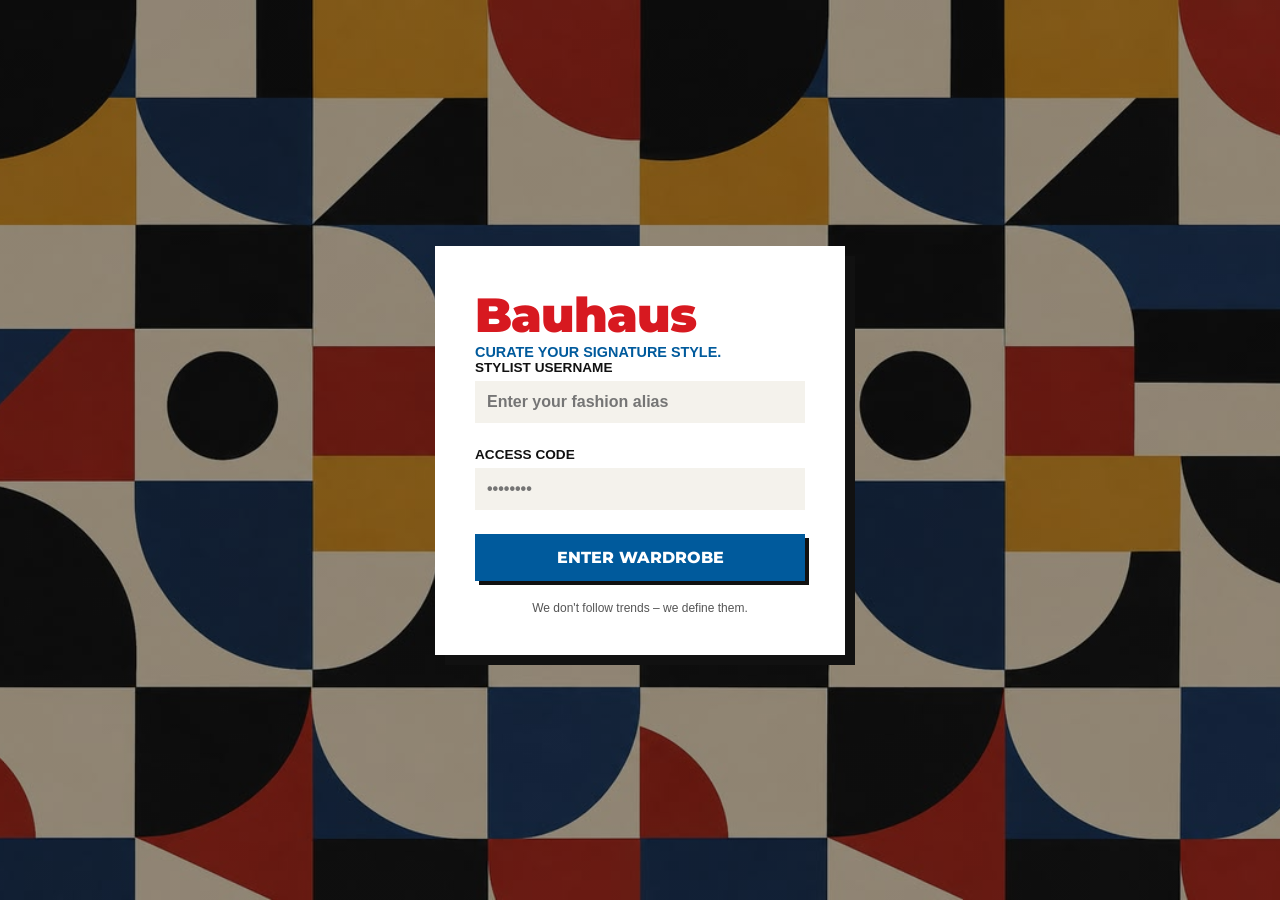
<file: Lumiere-E-Wardrobe/index.html>
<!DOCTYPE html>
<html lang="en">
<head>
    <meta charset="UTF-8">
    <meta name="viewport" content="width=device-width, initial-scale=1.0">
    <title>Bauhaus | Login</title>
    <link href="https://fonts.googleapis.com/css2?family=Montserrat:wght@400;700;900&display=swap" rel="stylesheet">
    <link rel="stylesheet" href="style.css">
</head>
<body class="login-body">
    <div class="auth-container">
        <div class="auth-card">
            <div class="brand-header">
                <h1>Bauhaus</h1>
                <p>Curate Your Signature Style.</p>
            </div>
            
            <form id="loginForm" novalidate>
                <div class="input-group">
                    <label for="username">Stylist Username</label>
                    <input type="text" id="username" placeholder="Enter your fashion alias" required>
                    <span class="error-msg" id="userError"></span>
                </div>
                
                <div class="input-group">
                    <label for="password">Access Code</label>
                    <input type="password" id="password" placeholder="••••••••" required>
                    <span class="error-msg" id="passError"></span>
                </div>

                <button type="submit" class="btn-primary">Enter Wardrobe</button>
                <p class="form-footer">We don't follow trends – we define them.</p>
            </form>
        </div>
    </div>

    <script src="auth.js"></script>
</body>
</html>
</file>
<file: Lumiere-E-Wardrobe/style.css>
/* --- BAUHAUS DESIGN & PALETTE --- */
:root {
    --bh-red: #D71920;
    --bh-blue: #005A9C;
    --bh-yellow: #FFD100;
    --bh-black: #111111;
    --bh-cream: #F4F2EC;
    --bh-white: #FFFFFF;
    --font-heading: 'Montserrat', sans-serif;
    --font-body: 'Segoe UI', Roboto, sans-serif;
}

* {
    box-sizing: border-box;
    margin: 0;
    padding: 0;
}

/* Login Page */
.login-body {
    font-family: var(--font-body);
    background-image: linear-gradient(rgba(0, 0, 0, 0.4), rgba(0, 0, 0, 0.4)), url('auth_bg.jpg');
    background-size: cover;
    background-position: center;
    background-repeat: no-repeat;
    background-attachment: fixed;
    display: flex;
    justify-content: center;
    align-items: center;
    min-height: 100vh;
}

body {
    font-family: var(--font-body);
    background-color: var(--bh-cream);
    color: var(--bh-black);
    display: flex;
    min-height: 100vh;
}

/* --- AUTH PAGE STYLING --- */
.auth-container {
    width: 100%;
    max-width: 450px;
    margin: auto;
    padding: 20px;
}

.auth-card {
    background: var(--bh-white);
    padding: 40px;
    border: none; 
    box-shadow: 10px 10px 0px var(--bh-black);
}

.brand-header h1 {
    font-family: var(--font-heading);
    font-size: 3rem;
    color: var(--bh-red);
    font-weight: 900;
    letter-spacing: -1px;
}

.brand-header p {
    font-size: 0.9rem;
    color: var(--bh-blue);
    font-weight: 700;
    text-transform: uppercase;
}

.input-group {
    margin-bottom: 20px;
    display: flex;
    flex-direction: column;
}

.input-group label {
    font-size: 0.85rem;
    font-weight: 800;
    margin-bottom: 6px;
    color: var(--bh-black);
    text-transform: uppercase;
}

.input-group input, .input-group select {
    padding: 12px;
    border: none; 
    background-color: var(--bh-cream);
    font-family: var(--font-body);
    font-size: 1rem;
    font-weight: 600;
}

.input-group input:focus, .input-group select:focus {
    outline: 3px solid var(--bh-blue);
    background-color: var(--bh-white);
}

.error-msg {
    color: var(--bh-red);
    font-size: 0.75rem;
    margin-top: 4px;
    font-weight: 700;
}

.btn-primary {
    width: 100%;
    padding: 14px;
    background-color: var(--bh-blue);
    color: var(--bh-white);
    border: none; 
    font-family: var(--font-heading);
    font-size: 1rem;
    font-weight: 800;
    cursor: pointer;
    text-transform: uppercase;
    box-shadow: 4px 4px 0px var(--bh-black);
    transition: transform 0.1s ease, box-shadow 0.1s ease;
}

.btn-primary:hover {
    background-color: var(--bh-red);
}

.btn-primary:active {
    transform: translate(2px, 2px);
    box-shadow: 2px 2px 0px var(--bh-black);
}

.form-footer {
    text-align: center;
    margin-top: 20px;
    font-size: 0.75rem;
    color: #555;
}

/* --- DASHBOARD & SPA LAYOUT --- */
.app-body {
    display: flex;
    justify-content: flex-start;
    align-items: flex-start;
    background-color: var(--bh-cream);
    min-height: 100vh;
    width: 100%;
}

.sidebar {
    width: 260px;
    height: 100vh;
    background-color: var(--bh-black);
    color: var(--bh-white);
    padding: 30px 20px;
    position: fixed;
    top: 0;
    left: 0;
    z-index: 1000;
}

.sidebar-brand h1 {
    color: var(--bh-yellow);
    font-size: 2.2rem;
}

.sidebar-brand p {
    color: var(--bh-cream);
}

.nav-links {
    list-style: none;
    margin-top: 30px;
}

.nav-links li {
    margin-bottom: 12px;
}

.nav-btn {
    width: 100%;
    background: transparent;
    color: var(--bh-cream);
    border: none; 
    padding: 12px 15px;
    text-align: left;
    font-family: var(--font-heading);
    font-size: 0.95rem;
    font-weight: 700;
    cursor: pointer;
    transition: background 0.2s;
}

.nav-btn:hover {
    background-color: var(--bh-red);
    color: var(--bh-white);
}

.nav-btn.active {
    background-color: var(--bh-yellow);
    color: var(--bh-black);
}

.btn-logout {
    margin-top: 30px;
    color: var(--bh-red);
}

.content-area {
    margin-left: 260px;
    padding: 40px;
    width: calc(100% - 260px);
    min-height: 100vh;
}

.app-section {
    display: none;
    animation: fadeIn 0.3s ease;
}

.app-section.active-sec {
    display: block;
}

.section-title {
    font-family: var(--font-heading);
    font-size: 2.5rem;
    font-weight: 900;
    color: var(--bh-black);
    margin-bottom: 30px;
    text-transform: uppercase;
    border-bottom: 5px solid var(--bh-blue);
    padding-bottom: 10px;
}

/* --- DASHBOARD KPIs --- */
.kpi-grid {
    display: grid;
    grid-template-columns: repeat(auto-fit, minmax(220px, 1fr));
    gap: 20px;
}

.kpi-card {
    background: var(--bh-white);
    padding: 25px;
    border: none; 
    box-shadow: 6px 6px 0px var(--bh-black);
}

.kpi-card:nth-child(1) { border-top: 8px solid var(--bh-red); }
.kpi-card:nth-child(2) { border-top: 8px solid var(--bh-blue); }
.kpi-card:nth-child(3) { border-top: 8px solid var(--bh-yellow); }
.kpi-card:nth-child(4) { border-top: 8px solid var(--bh-black); }

.kpi-card h3 {
    font-size: 0.85rem;
    text-transform: uppercase;
    color: #666;
    margin-bottom: 10px;
    font-weight: 800;
}

.kpi-card p {
    font-size: 2rem;
    font-weight: 900;
    color: var(--bh-black);
}

/* --- WARDROBE CABINET --- */
.wardrobe-cabinet-container {
    display: flex;
    justify-content: center;
    margin-top: 20px;
}

.wardrobe-closet {
    width: 100%;
    max-width: 800px;
    background: #332211;
    border: none; 
    box-shadow: 12px 12px 0px var(--bh-black);
    padding: 30px;
    position: relative;
    min-height: 500px;
}

.closet-header {
    text-align: center;
    color: var(--bh-cream);
    margin-bottom: 20px;
    font-family: var(--font-heading);
    font-weight: 800;
    letter-spacing: 2px;
}

.closet-interior {
    background: var(--bh-cream);
    padding: 25px;
    min-height: 400px;
    box-shadow: inset 0 0 20px rgba(0,0,0,0.2);
    display: grid;
    grid-template-columns: repeat(auto-fill, minmax(140px, 1fr));
    gap: 20px;
    align-content: start;
}

.closet-item-card {
    background: var(--bh-white);
    border: none; 
    box-shadow: 4px 4px 0px var(--bh-black);
    padding: 10px;
    text-align: center;
    cursor: pointer;
    transition: transform 0.2s;
}

.closet-item-card:hover {
    transform: translateY(-5px) scale(1.03);
    background: var(--bh-yellow);
}

.closet-item-card img {
    width: 100%;
    height: 100px;
    object-fit: cover;
    margin-bottom: 8px;
}

.closet-item-card h4 {
    font-size: 0.85rem;
    font-weight: 800;
    white-space: nowrap;
    overflow: hidden;
    text-overflow: ellipsis;
}

.closet-item-card span {
    font-size: 0.7rem;
    color: #555;
    text-transform: uppercase;
}

.item-modal {
    position: fixed;
    top: 0; left: 0; width: 100%; height: 100%;
    background: rgba(0,0,0,0.7);
    display: none;
    justify-content: center;
    align-items: center;
    z-index: 2000;
}

.modal-content {
    background: var(--bh-white);
    padding: 35px;
    max-width: 400px;
    width: 90%;
    border: none; 
    box-shadow: 10px 10px 0px var(--bh-blue);
    text-align: center;
    position: relative;
}

.modal-content img {
    width: 100%;
    height: 220px;
    object-fit: cover;
    margin-bottom: 20px;
    box-shadow: 4px 4px 0px var(--bh-black);
}

.modal-close {
    position: absolute;
    top: 15px; right: 20px;
    font-size: 1.5rem;
    font-weight: 900;
    cursor: pointer;
    color: var(--bh-red);
}

/* --- ADD PIECE FORM --- */
.form-card {
    background: var(--bh-white);
    padding: 35px;
    border: none; 
    box-shadow: 8px 8px 0px var(--bh-black);
    max-width: 650px;
}

.input-row {
    display: flex;
    gap: 15px;
    flex-wrap: wrap;
}

.input-row .input-group {
    flex: 1;
    min-width: 180px;
}

/* --- STYLE SUGGESTER & MANNEQUIN --- */
.suggester-layout {
    display: grid;
    grid-template-columns: 1fr 1fr;
    gap: 30px;
}

@media(max-width: 900px) {
    .suggester-layout { grid-template-columns: 1fr; }
}

.suggester-card {
    background: var(--bh-white);
    padding: 30px;
    border: none; 
    box-shadow: 8px 8px 0px var(--bh-black);
}

.mannequin-stage {
    background: var(--bh-white);
    border: none; 
    box-shadow: 8px 8px 0px var(--bh-black);
    padding: 30px;
    display: flex;
    flex-direction: column;
    align-items: center;
    justify-content: center;
    position: relative;
    min-height: 480px;
}

.mannequin-container {
    width: 140px;
    height: 320px;
    position: relative;
    transform-style: preserve-3d;
    transition: transform 0.5s ease;
    display: flex;
    flex-direction: column;
    align-items: center;
    margin: 15px 0;
}

/* Mannequin Anatomy (Head, Torso, Arms, Legs, Shoes) */
.mannequin-head {
    width: 36px; height: 40px; background: var(--bh-black); border-radius: 50% 50% 0 0; margin-bottom: 4px;
}

.mannequin-torso-area {
    display: flex;
    align-items: center;
    position: relative;
}

.mannequin-torso {
    width: 80px; height: 110px; background: var(--bh-blue); position: relative; display: flex; justify-content: center; align-items: center;
    box-shadow: 3px 3px 0px rgba(0,0,0,0.15);
}

.mannequin-arm {
    width: 16px; height: 95px; background: var(--bh-black); position: absolute; top: 0;
}
.left-arm { left: -20px; }
.right-arm { right: -20px; }

.mannequin-legs {
    display: flex; gap: 8px; margin-top: 4px; position: relative;
}
.mannequin-leg {
    width: 32px; height: 85px; background: var(--bh-red); position: relative;
}

.mannequin-shoes-area {
    position: relative;
    margin-top: 4px;
    height: 20px;
    display: flex;
    justify-content: center;
}

.outfit-layer {
    position: absolute;
    font-size: 0.65rem;
    font-weight: 800;
    color: var(--bh-white);
    background: rgba(17, 17, 17, 0.9);
    padding: 3px 6px;
    text-align: center;
    width: 110px;
    overflow: hidden;
    text-overflow: ellipsis;
    white-space: nowrap;
    z-index: 10;
}

.layer-top { top: 35px; left: -15px; }
.layer-bottom { top: 25px; left: -10px; }
.layer-shoes { top: -2px; left: -35px; }

.rotate-controls {
    margin-top: 20px;
    display: flex;
    gap: 10px;
    z-index: 20;
}

.btn-rotate {
    background: var(--bh-yellow);
    color: var(--bh-black);
    border: none; 
    padding: 8px 16px;
    font-weight: 800;
    cursor: pointer;
    box-shadow: 3px 3px 0px var(--bh-black);
}
.btn-rotate:hover { background: var(--bh-red); color: var(--bh-white); }

/* --- PROFILE SECTION --- */
.profile-card {
    background: var(--bh-white);
    padding: 35px;
    border: none; /* NO BORDER */
    box-shadow: 8px 8px 0px var(--bh-black);
    max-width: 700px;
}

.profile-details-grid {
    display: grid;
    grid-template-columns: 1fr 1fr;
    gap: 20px;
    margin-top: 20px;
}

.profile-item {
    background: var(--bh-cream);
    padding: 15px;
    border: none; 
}

.profile-item label {
    font-size: 0.75rem;
    font-weight: 800;
    text-transform: uppercase;
    color: var(--bh-blue);
    display: block;
    margin-bottom: 5px;
}

.profile-item span {
    font-size: 1.1rem;
    font-weight: 700;
    color: var(--bh-black);
}

.btn-danger {
    background-color: var(--bh-red);
    color: var(--bh-white);
    border: none; 
    padding: 12px 20px;
    font-weight: 800;
    cursor: pointer;
    text-transform: uppercase;
    box-shadow: 4px 4px 0px var(--bh-black);
    margin-top: 25px;
}

@keyframes fadeIn {
    from { opacity: 0; transform: translateY(10px); }
    to { opacity: 1; transform: translateY(0); }
}
</file>
